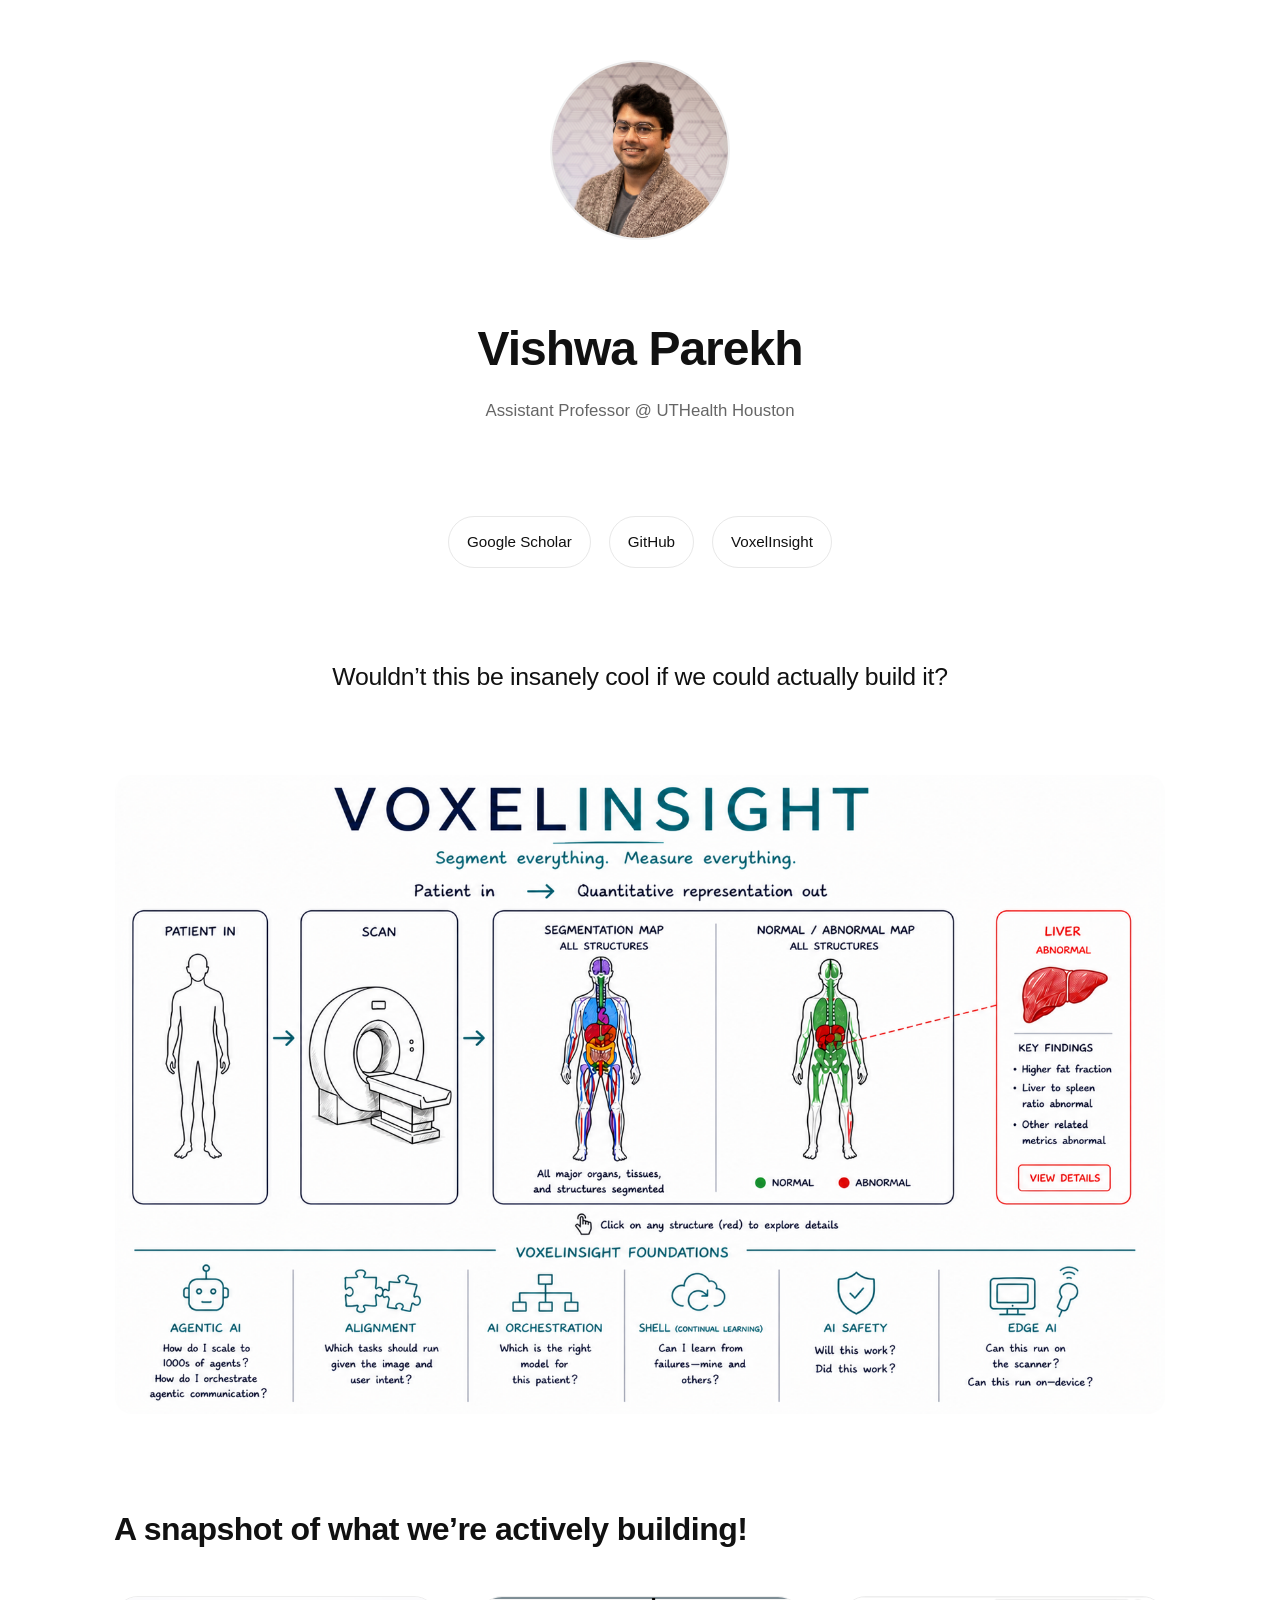
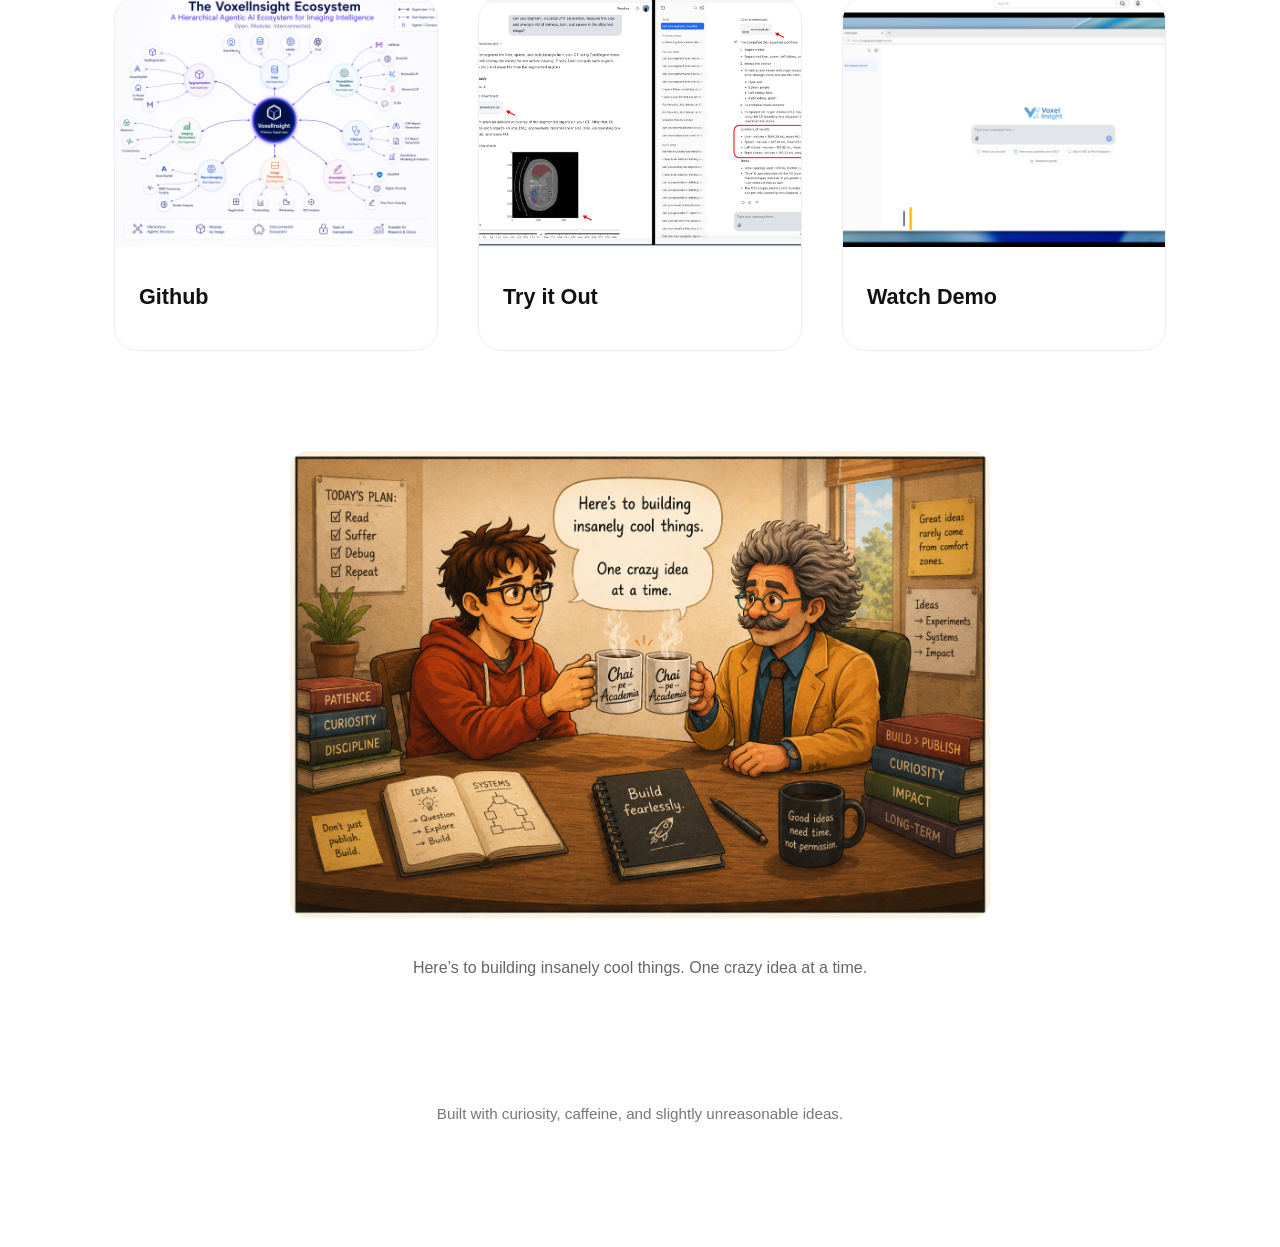
<file: index.html>
<!DOCTYPE html>
<html lang="en">
<head>
  <meta charset="UTF-8" />
  <meta name="viewport" content="width=device-width, initial-scale=1.0" />
  <title>Vishwa Parekh</title>

  <style>
    * {
      box-sizing: border-box;
    }

    body {
      margin: 0;
      padding: 0;
      font-family: -apple-system, BlinkMacSystemFont, "Segoe UI", sans-serif;
      background: #ffffff;
      color: #111111;
      line-height: 1.7;
    }

    .container {
      max-width: 1100px;
      margin: 0 auto;
      padding: 60px 24px 120px 24px;
    }

    .hero {
      display: flex;
      flex-direction: column;
      align-items: center;
      text-align: center;
      margin-bottom: 80px;
    }

    .profile-pic {
      width: 180px;
      height: 180px;
      border-radius: 50%;
      object-fit: cover;
      margin-bottom: 28px;
      border: 2px solid #f0f0f0;
    }

    h1 {
      font-size: 3rem;
      font-weight: 600;
      margin-bottom: 8px;
      letter-spacing: -1px;
    }

    .subtitle {
      color: #666;
      font-size: 1.05rem;
      margin-bottom: 40px;
    }

    .vision {
      font-size: 1.55rem;
      max-width: 800px;
      line-height: 1.5;
      font-weight: 500;
      letter-spacing: -0.3px;
    }

    .figure-section {
      margin-top: 70px;
      margin-bottom: 80px;
      text-align: center;
    }

    .main-figure {
      width: 100%;
      max-width: 1050px;
      border-radius: 18px;
    }

    .links {
      display: flex;
      flex-wrap: wrap;
      justify-content: center;
      gap: 18px;
      margin-top: 50px;
      margin-bottom: 90px;
    }

    .links a {
      text-decoration: none;
      color: #111;
      padding: 12px 18px;
      border: 1px solid #e8e8e8;
      border-radius: 999px;
      transition: all 0.2s ease;
      font-size: 0.95rem;
    }

    .links a:hover {
      background: #111;
      color: white;
      transform: translateY(-2px);
    }

    .projects {
      margin-bottom: 100px;
    }

    .section-title {
      font-size: 2rem;
      margin-bottom: 40px;
      font-weight: 600;
      letter-spacing: -0.5px;
    }

    .project-grid {
      display: grid;
      grid-template-columns: repeat(auto-fit, minmax(320px, 1fr));
      gap: 40px;
    }

    .project-card {
      text-decoration: none;
      color: inherit;
      border: 1px solid #eeeeee;
      border-radius: 24px;
      overflow: hidden;
      transition: all 0.25s ease;
      background: white;
    }

    .project-card:hover {
      transform: translateY(-5px);
      box-shadow: 0px 12px 30px rgba(0,0,0,0.08);
    }

    .project-image {
      width: 100%;
      height: 250px;
      object-fit: cover;
      background: #f6f6f6;
    }

    .project-content {
      padding: 24px;
    }

    .project-content h3 {
      margin-top: 0;
      margin-bottom: 10px;
      font-size: 1.35rem;
    }

    .project-content p {
      color: #555;
      margin: 0;
    }

    .creative {
      margin-bottom: 100px;
    }

    .creative-text {
      max-width: 800px;
      color: #444;
      margin-bottom: 40px;
      font-size: 1.05rem;
    }

    .youtube-embed {
      position: relative;
      width: 100%;
      max-width: 800px;
      padding-bottom: 45%;
      height: 0;
      overflow: hidden;
      border-radius: 20px;
      margin-top: 30px;
    }

    .youtube-embed iframe {
      position: absolute;
      top: 0;
      left: 0;
      width: 100%;
      height: 100%;
      border: 0;
      border-radius: 20px;
    }

    .comic-section {
      text-align: center;
      margin-top: 100px;
    }

    .comic-image {
      width: 100%;
      max-width: 700px;
      border-radius: 18px;
      opacity: 0.96;
    }

    .footer {
      margin-top: 120px;
      text-align: center;
      color: #777;
      font-size: 0.95rem;
    }

    @media (max-width: 768px) {
      h1 {
        font-size: 2.3rem;
      }

      .vision {
        font-size: 1.25rem;
      }

      .container {
        padding-top: 40px;
      }
    }
  </style>
</head>

<body>

  <div class="container">

    <section class="hero">
      <img src="Vishwa_Pic.JPG" alt="Vishwa Parekh" class="profile-pic">

      <h1>Vishwa Parekh</h1>

      <div class="subtitle">
        Assistant Professor @ UTHealth Houston       
      </div>
      <div class="links">
        <a href="https://scholar.google.com/citations?user=ZCJQ-ZMAAAAJ&hl=en">Google Scholar</a>
        <a href="https://github.com/BioIntelligence-Lab">GitHub</a>
        <a href="https://github.com/BioIntelligence-Lab/VoxelInsight">VoxelInsight</a>
      </div>

      <div class="vision">
        Wouldn’t this be insanely cool if we could actually build it?
      </div>
    </section>


    <section class="figure-section">
      <img src="VoxelInsight_Vision.png" alt="VoxelInsight" class="main-figure">
    </section>


    


    <section class="projects">
      <h2 class="section-title">A snapshot of what we’re actively building!</h2>

      <div class="project-grid">

        <a class="project-card" href="https://github.com/BioIntelligence-Lab/VoxelInsight">
          <img src="VoxelInsight_Architecture.png" class="project-image">

          <div class="project-content">
            <h3>Github</h3>
            
          </div>
        </a>

        

        <a class="project-card" href="https://imaging.bioinsight-ai.com">
          <img src="VoxelInsight_Demo_Pic.png" class="project-image">

          <div class="project-content">
            <h3>Try it Out</h3>
            
          </div>
        </a>

   

      <a class="project-card" href="https://www.youtube.com/watch?v=uMo_vyHP96U">
          <img src="Youtube_VoxelInsight.png" class="project-image">

          <div class="project-content">
            <h3>Watch Demo</h3>
            
          </div>
        </a>

      </div>

     
      
    </section>

   
    


    <section class="comic-section">
      <img src="CPA_Pic.png" alt="Chai pe Academia" class="comic-image">

      <div style="margin-top: 28px; color: #666; font-size: 1rem;">
        Here’s to building insanely cool things. One crazy idea at a time.
      </div>
    </section>


    <div class="footer">
      Built with curiosity, caffeine, and slightly unreasonable ideas.
    </div>

  </div>

</body>
</html>
</file>
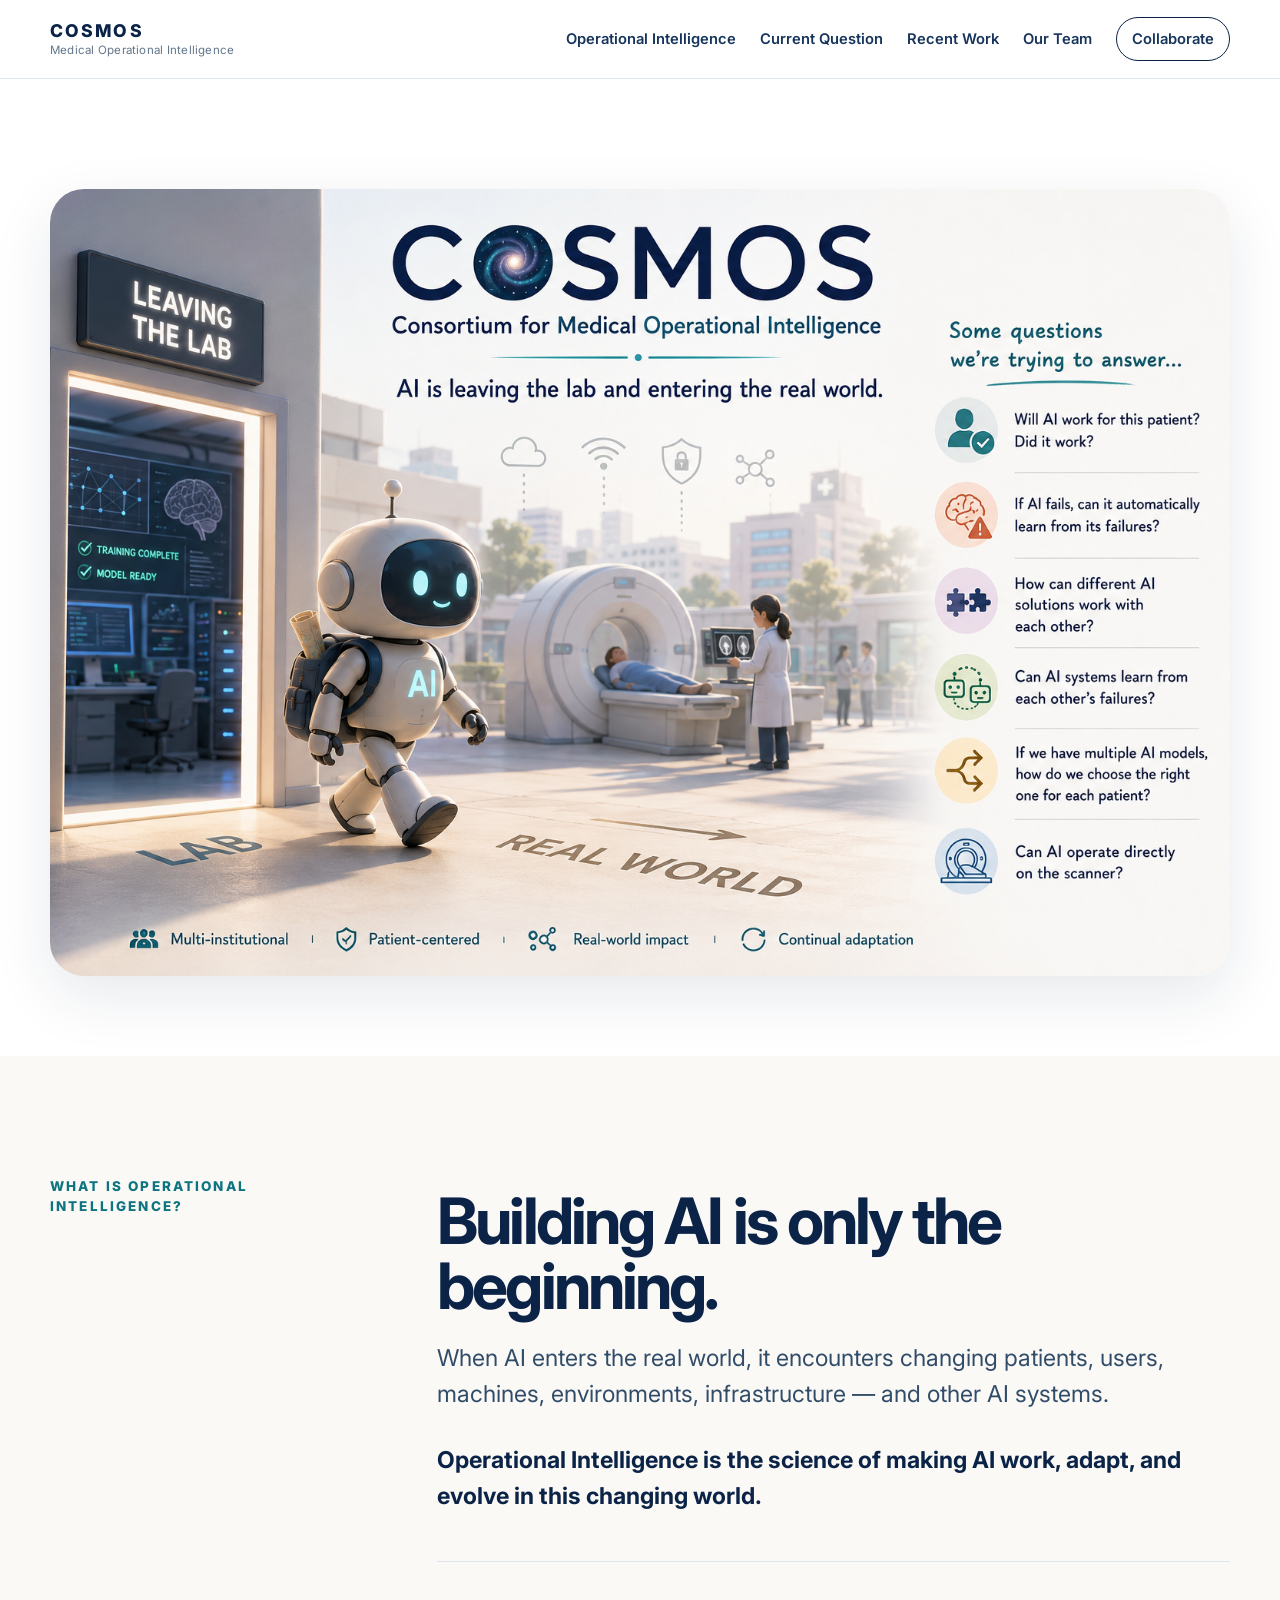
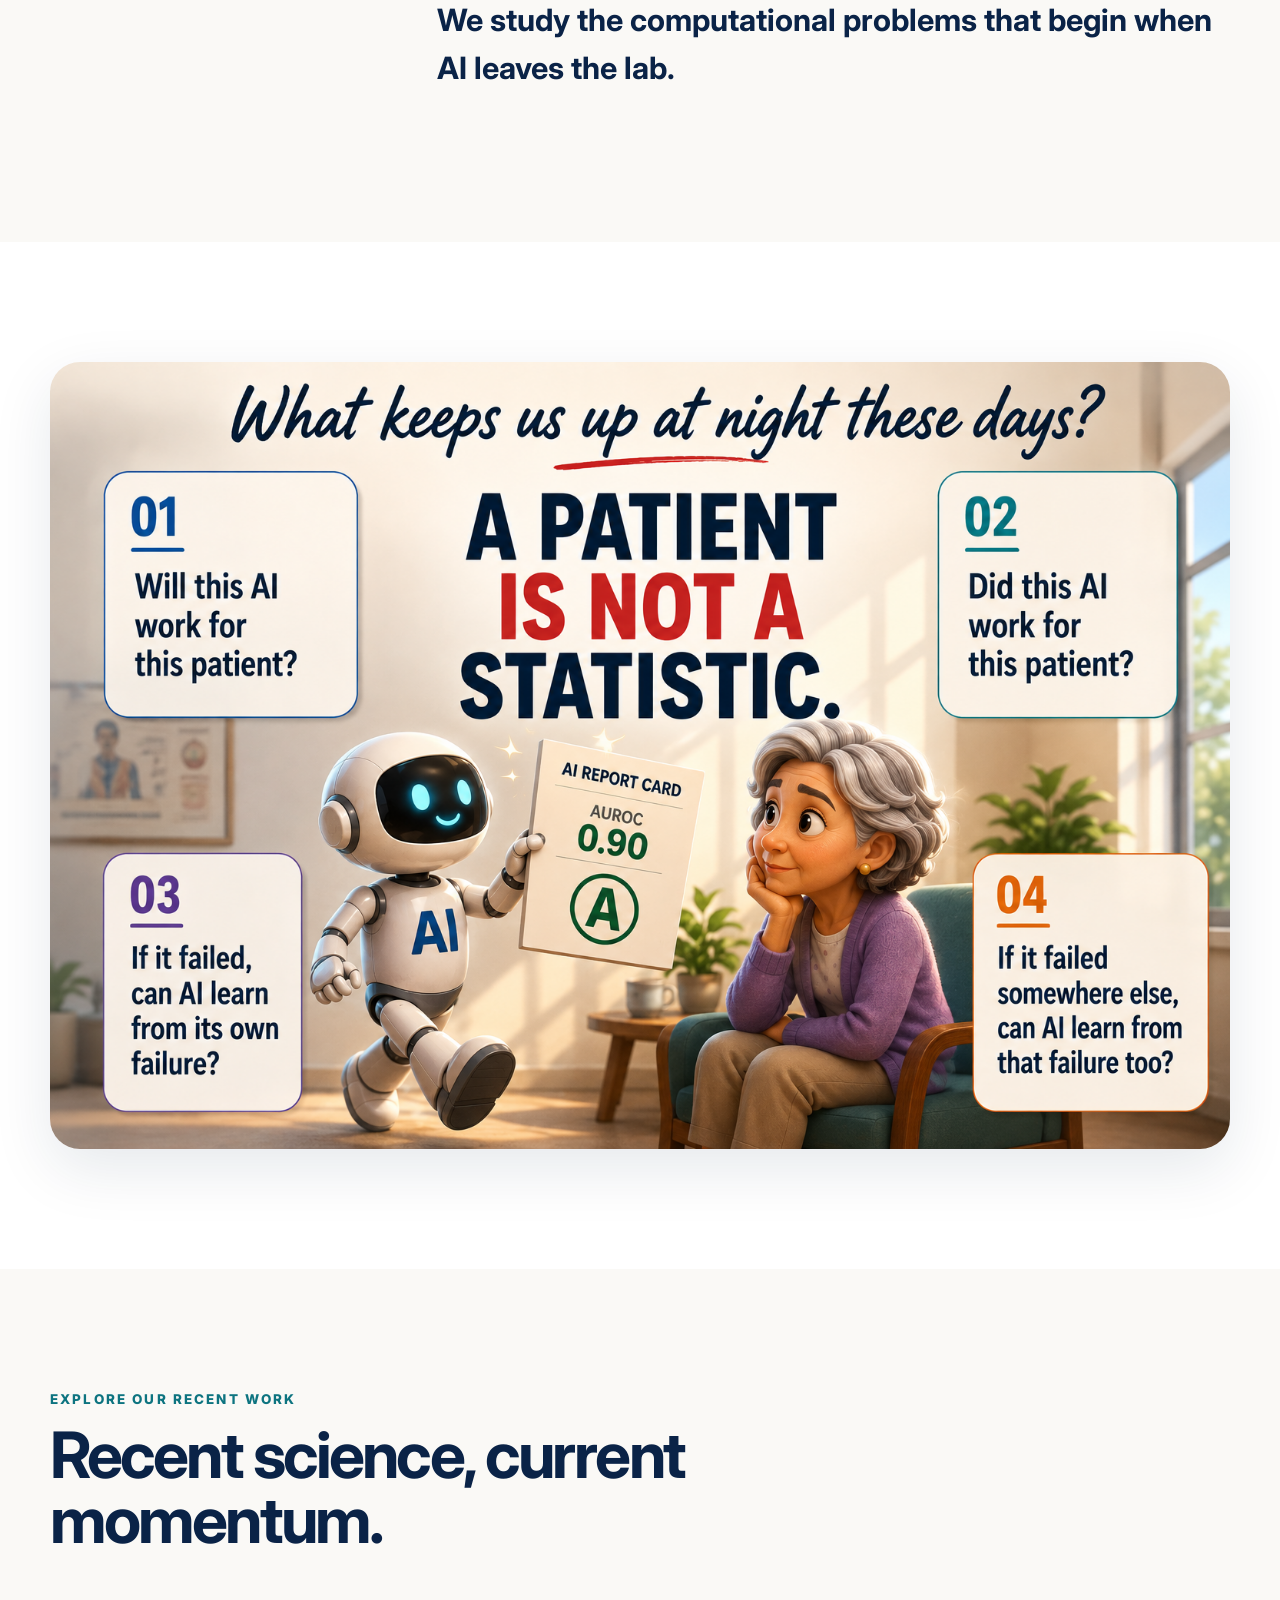
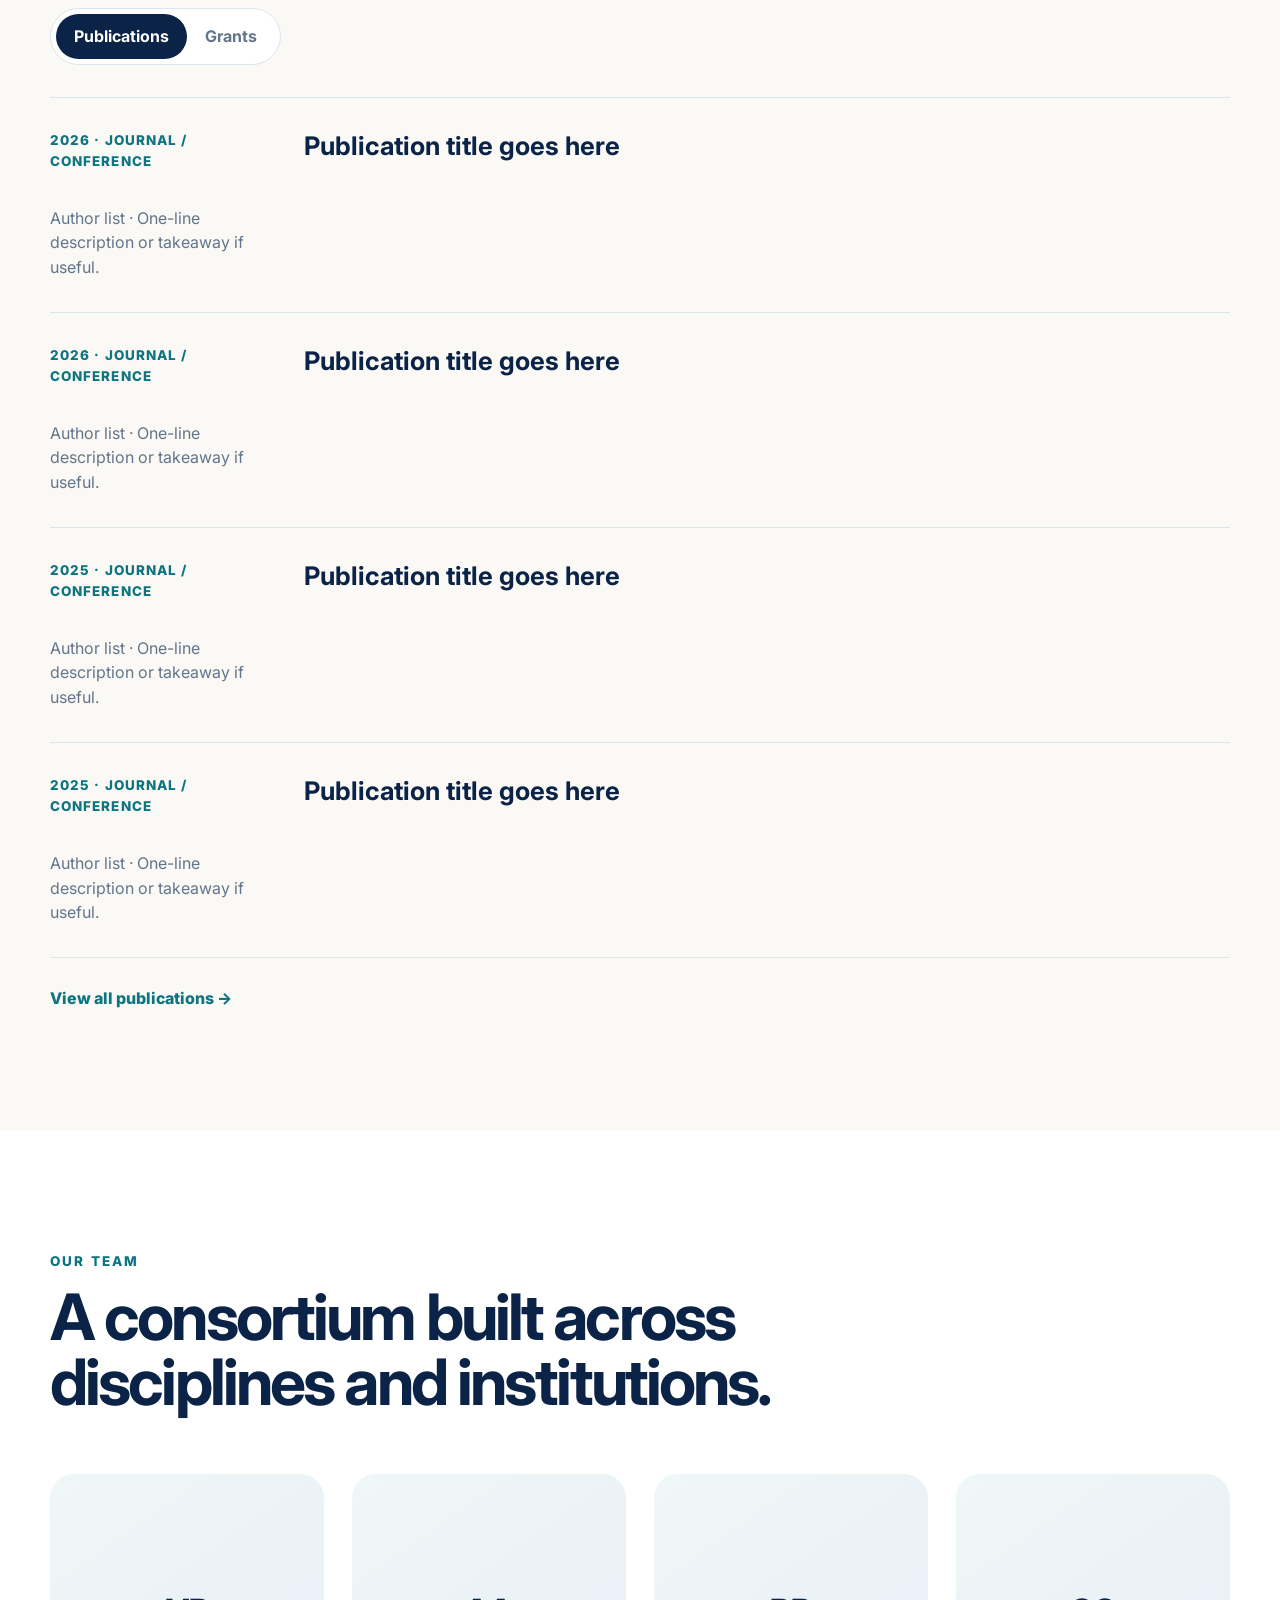
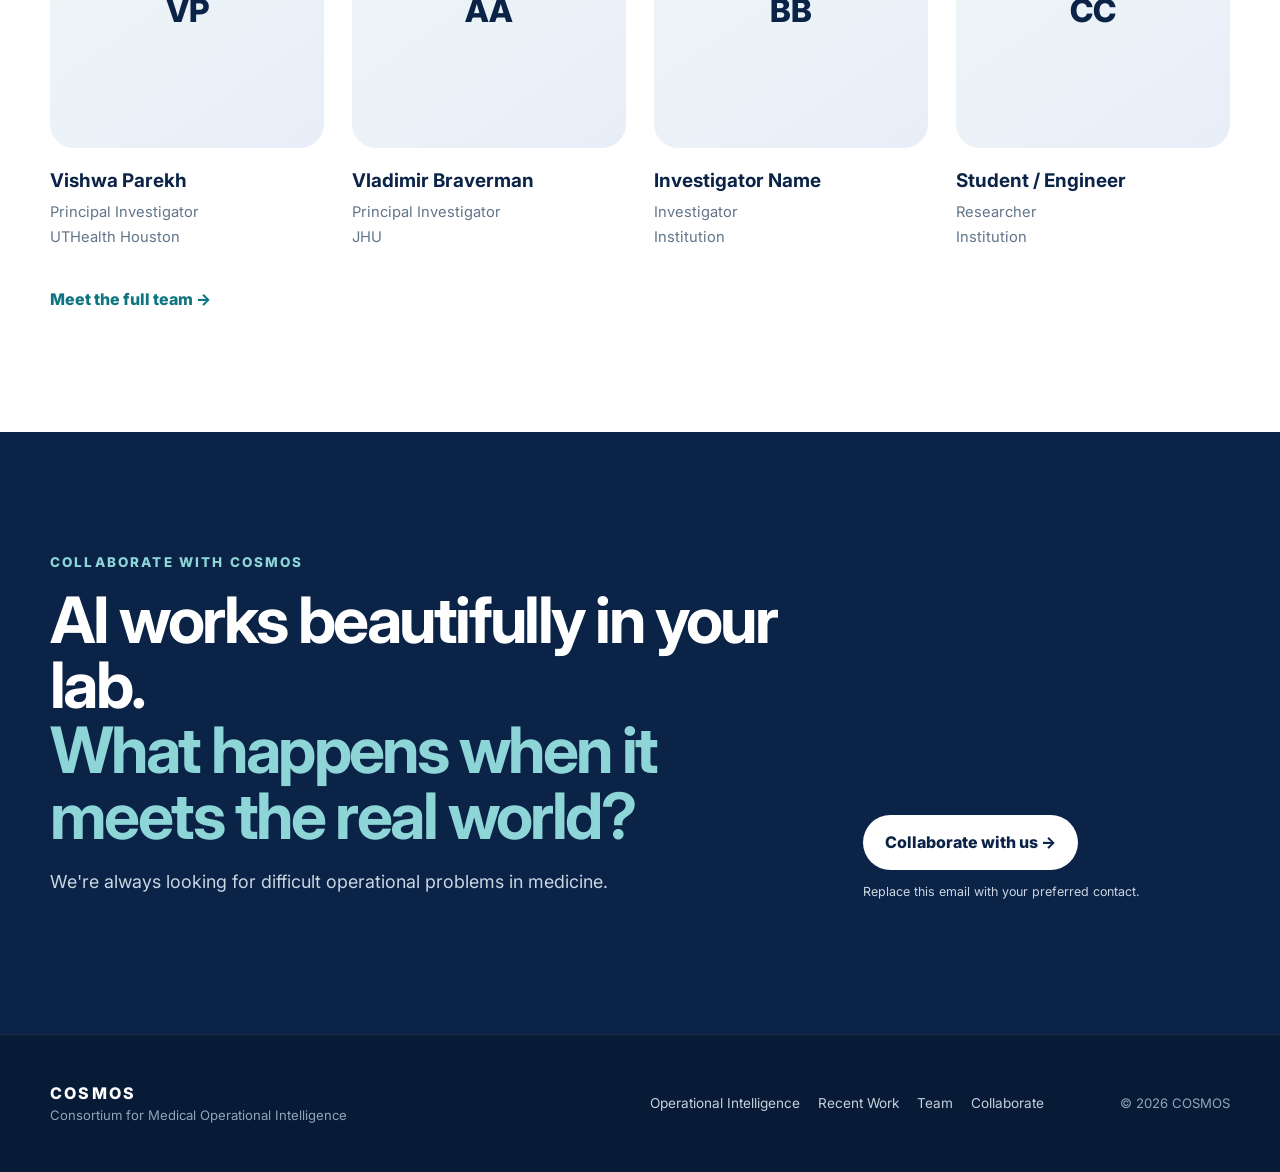
<file: COSMOS/index.html>
<!doctype html>
<html lang="en">
<head>
  <meta charset="utf-8" />
  <meta name="viewport" content="width=device-width, initial-scale=1" />
  <meta name="description" content="COSMOS — Consortium for Medical Operational Intelligence." />
  <title>COSMOS — Consortium for Medical Operational Intelligence</title>
  <link rel="preconnect" href="https://fonts.googleapis.com">
  <link rel="preconnect" href="https://fonts.gstatic.com" crossorigin>
  <link href="https://fonts.googleapis.com/css2?family=Inter:wght@400;500;600;700;800&family=DM+Serif+Display:ital@0;1&display=swap" rel="stylesheet">
  <link rel="stylesheet" href="styles.css" />
</head>
<body>
  <header class="site-header" id="top">
    <div class="nav-wrap shell">
      <a class="brand" href="#top" aria-label="COSMOS home">
        <span class="brand-mark">COSMOS</span>
        <span class="brand-sub">Medical Operational Intelligence</span>
      </a>

      <button class="nav-toggle" aria-expanded="false" aria-controls="site-nav" aria-label="Open navigation">
        <span></span><span></span><span></span>
      </button>

      <nav id="site-nav" class="site-nav" aria-label="Primary navigation">
        <a href="#operational-intelligence">Operational Intelligence</a>
        <a href="#current-question">Current Question</a>
        <a href="#recent-work">Recent Work</a>
        <a href="#team">Our Team</a>
        <a class="nav-cta" href="#collaborate">Collaborate</a>
      </nav>
    </div>
  </header>

  <main>
    <!-- 1. HERO -->
    <section class="hero section-shell">
      <!--
      <div class="hero-copy shell-narrow reveal">
        <div class="eyebrow">Consortium for Medical Operational Intelligence</div>
        <h1>COSMOS</h1>
        <p class="hero-line">AI is leaving the lab and entering the real world.</p>
      </div>
      -->
      <div class="hero-media shell reveal delay-1">
        <img src="assets/cosmos-hero.png" alt="AI leaving the laboratory and entering a real clinical environment." />
      </div>
    </section>

    <!-- 2. WHAT IS OPERATIONAL INTELLIGENCE? -->
    <section id="operational-intelligence" class="section section-oi">
      <div class="shell split">
        <div class="section-kicker reveal">What is Operational Intelligence?</div>
        <div class="oi-copy reveal delay-1">
          <h2>Building AI is only the beginning.</h2>
          <p>
            When AI enters the real world, it encounters changing patients, users,
            machines, environments, infrastructure — and other AI systems.
          </p>
          <p class="definition">
            <strong>Operational Intelligence is the science of making AI work, adapt,
            and evolve in this changing world.</strong>
          </p>
          <p class="statement">We study the computational problems that begin when AI leaves the lab.</p>
        </div>
      </div>
    </section>

    <!-- 3. CURRENT QUESTION -->
    <section id="current-question" class="section section-current">
      <div class="shell">
        <!--
        <div class="section-head centered reveal">
          <div class="section-kicker">What keeps us up at night these days?</div>
          <h2>What happens when AI fails?</h2>
          <p>One problem at a time. One question we cannot stop thinking about.</p>
        </div>
        -->

        <div class="current-media reveal delay-1">
          <img src="assets/current-question.png" alt="A patient is not a statistic: four current questions about AI failure, safety, and learning." />
        </div>
      </div>
    </section>

    <!-- 4. RECENT WORK -->
    <section id="recent-work" class="section section-work">
      <div class="shell">
        <div class="section-head reveal">
          <div class="section-kicker">Explore our recent work</div>
          <h2>Recent science, current momentum.</h2>
        </div>

        <div class="work-switcher reveal delay-1" role="tablist" aria-label="Recent work categories">
          <button class="work-tab is-active" data-tab="publications" role="tab" aria-selected="true">Publications</button>
          <button class="work-tab" data-tab="grants" role="tab" aria-selected="false">Grants</button>
        </div>

        <div class="work-panels reveal delay-2">
          <div class="work-panel is-active" id="publications-panel" data-panel="publications" role="tabpanel">
            <article class="work-item">
              <div class="work-meta">2026 · Journal / Conference</div>
              <h3><a href="#">Publication title goes here</a></h3>
              <p>Author list · One-line description or takeaway if useful.</p>
            </article>
            <article class="work-item">
              <div class="work-meta">2026 · Journal / Conference</div>
              <h3><a href="#">Publication title goes here</a></h3>
              <p>Author list · One-line description or takeaway if useful.</p>
            </article>
            <article class="work-item">
              <div class="work-meta">2025 · Journal / Conference</div>
              <h3><a href="#">Publication title goes here</a></h3>
              <p>Author list · One-line description or takeaway if useful.</p>
            </article>
            <article class="work-item">
              <div class="work-meta">2025 · Journal / Conference</div>
              <h3><a href="#">Publication title goes here</a></h3>
              <p>Author list · One-line description or takeaway if useful.</p>
            </article>
            <div class="work-footer"><a class="text-link" href="#">View all publications →</a></div>
          </div>

          <div class="work-panel" id="grants-panel" data-panel="grants" role="tabpanel" hidden>
            <article class="work-item">
              <div class="work-meta">2026 · Funding agency</div>
              <h3><a href="#">Funded project title goes here</a></h3>
              <p>Role · Collaborating institutions · Short description.</p>
            </article>
            <article class="work-item">
              <div class="work-meta">2025 · Funding agency</div>
              <h3><a href="#">Funded project title goes here</a></h3>
              <p>Role · Collaborating institutions · Short description.</p>
            </article>
            <article class="work-item">
              <div class="work-meta">2025 · Funding agency</div>
              <h3><a href="#">Funded project title goes here</a></h3>
              <p>Role · Collaborating institutions · Short description.</p>
            </article>
            <div class="work-footer"><a class="text-link" href="#">View all funded projects →</a></div>
          </div>
        </div>
      </div>
    </section>

    <!-- 5. OUR TEAM -->
    <section id="team" class="section section-team">
      <div class="shell">
        <div class="section-head reveal">
          <div class="section-kicker">Our Team</div>
          <h2>A consortium built across disciplines and institutions.</h2>
        </div>

        <div class="team-grid reveal delay-1">
          <article class="person-card">
            <div class="avatar placeholder-avatar">VP</div>
            <h3>Vishwa Parekh</h3>
            <p class="role">Principal Investigator</p>
            <p class="institution">UTHealth Houston</p>
          </article>
          <article class="person-card">
            <div class="avatar placeholder-avatar">AA</div>
            <h3>Vladimir Braverman</h3>
            <p class="role">Principal Investigator</p>
            <p class="institution">JHU</p>
          </article>
          <article class="person-card">
            <div class="avatar placeholder-avatar">BB</div>
            <h3>Investigator Name</h3>
            <p class="role">Investigator</p>
            <p class="institution">Institution</p>
          </article>
          <article class="person-card">
            <div class="avatar placeholder-avatar">CC</div>
            <h3>Student / Engineer</h3>
            <p class="role">Researcher</p>
            <p class="institution">Institution</p>
          </article>
        </div>

        <div class="team-footer reveal delay-2">
          <a class="text-link" href="#">Meet the full team →</a>
        </div>
      </div>
    </section>

    <!-- 6. COLLABORATE -->
    <section id="collaborate" class="section section-collaborate">
      <div class="shell collaborate-wrap reveal">
        <div>
          <div class="section-kicker light">Collaborate with COSMOS</div>
          <h2>AI works beautifully in your lab.<br><span>What happens when it meets the real world?</span></h2>
          <p>We're always looking for difficult operational problems in medicine.</p>
        </div>
        <div class="collaborate-actions">
          <a class="button button-light" href="mailto:your-email@institution.edu">Collaborate with us →</a>
          <p class="small-note">Replace this email with your preferred contact.</p>
        </div>
      </div>
    </section>
  </main>

  <footer class="site-footer">
    <div class="shell footer-wrap">
      <div>
        <div class="footer-brand">COSMOS</div>
        <div class="footer-sub">Consortium for Medical Operational Intelligence</div>
      </div>
      <div class="footer-links">
        <a href="#operational-intelligence">Operational Intelligence</a>
        <a href="#recent-work">Recent Work</a>
        <a href="#team">Team</a>
        <a href="#collaborate">Collaborate</a>
      </div>
      <div class="copyright">© <span id="year"></span> COSMOS</div>
    </div>
  </footer>

  <script src="script.js"></script>
</body>
</html>
</file>
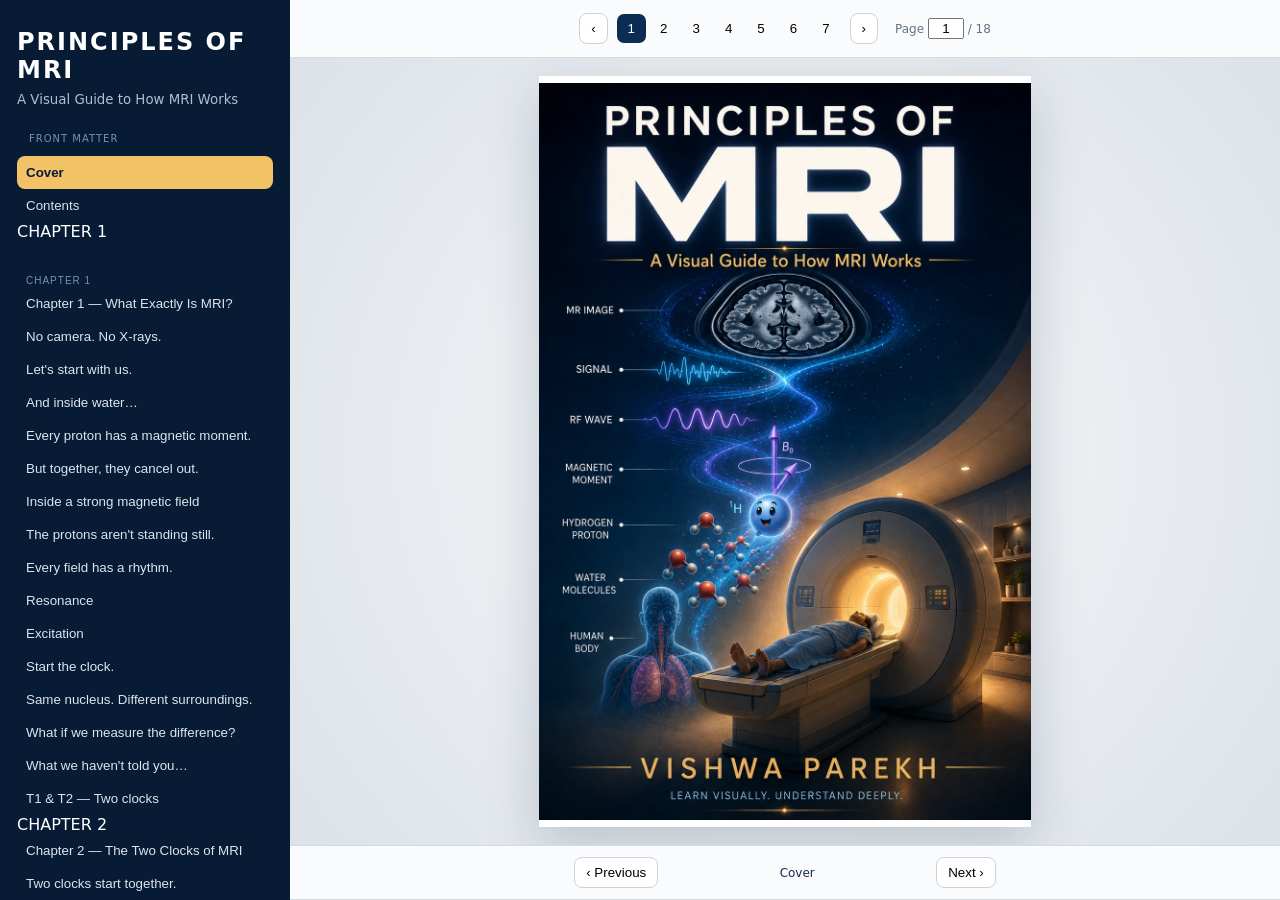
<file: Books/MRI/index.html>
<!doctype html><html><head><meta charset="utf-8"><meta name="viewport" content="width=device-width,initial-scale=1"><title>Principles of MRI</title><link rel="stylesheet" href="style.css"></head><body><button id="menu">☰ Contents</button><aside><h2>PRINCIPLES OF MRI</h2><small>A Visual Guide to How MRI Works</small><nav id="toc"></nav></aside><main><header><button id="pt">‹</button><div id="nums"></div><button id="nt">›</button><label>Page <input id="jump"> / 18</label></header><section><div id="sheet"><img id="page"></div></section><footer><button id="prev">‹ Previous</button><span id="cap"></span><button id="next">Next ›</button></footer></main><script src="app.js"></script></body></html>
</file>
<file: COSMOS/styles.css>
:root {
  --ink: #0a2347;
  --ink-2: #17345c;
  --teal: #0d7480;
  --teal-light: #eaf6f5;
  --orange: #d98c3d;
  --red: #d4322f;
  --paper: #ffffff;
  --paper-warm: #faf9f6;
  --line: #dce5ec;
  --muted: #62758a;
  --shadow: 0 20px 60px rgba(10, 35, 71, 0.10);
  --radius: 28px;
  --shell: 1180px;
}

* { box-sizing: border-box; }
html { scroll-behavior: smooth; }
body {
  margin: 0;
  font-family: "Inter", system-ui, -apple-system, BlinkMacSystemFont, "Segoe UI", sans-serif;
  color: var(--ink);
  background: var(--paper);
  line-height: 1.55;
  -webkit-font-smoothing: antialiased;
}
img { max-width: 100%; display: block; }
a { color: inherit; text-decoration: none; }
button { font: inherit; }

.shell { width: min(calc(100% - 40px), var(--shell)); margin-inline: auto; }
.shell-narrow { width: min(calc(100% - 40px), 900px); margin-inline: auto; }
.section { padding: 120px 0; }
.section-shell { padding: 110px 0 80px; }

/* Header */
.site-header {
  position: sticky;
  top: 0;
  z-index: 50;
  background: rgba(255,255,255,.88);
  border-bottom: 1px solid rgba(220,229,236,.8);
  backdrop-filter: blur(18px);
}
.nav-wrap { min-height: 78px; display: flex; align-items: center; justify-content: space-between; gap: 24px; }
.brand { display: flex; flex-direction: column; line-height: 1; gap: 5px; }
.brand-mark { font-weight: 800; letter-spacing: .12em; font-size: 1.1rem; }
.brand-sub { font-size: .72rem; color: var(--muted); letter-spacing: .02em; }
.site-nav { display: flex; align-items: center; gap: 24px; font-size: .92rem; font-weight: 600; }
.site-nav a { color: var(--ink-2); transition: color .2s ease; }
.site-nav a:hover { color: var(--teal); }
.nav-cta { border: 1px solid var(--ink); padding: 10px 15px; border-radius: 999px; }
.nav-toggle { display: none; background: none; border: 0; padding: 8px; }
.nav-toggle span { display: block; width: 24px; height: 2px; background: var(--ink); margin: 5px 0; }

/* Hero */
.hero-copy { text-align: center; margin-bottom: 40px; }
.eyebrow, .section-kicker { color: var(--teal); font-size: .84rem; font-weight: 800; text-transform: uppercase; letter-spacing: .16em; }
.hero h1 {
  font-size: clamp(4.6rem, 12vw, 9rem);
  letter-spacing: .13em;
  line-height: .85;
  margin: 18px 0 30px;
  color: var(--ink);
}
.hero-line { font-size: clamp(1.35rem, 2.8vw, 2.2rem); margin: 0; font-weight: 600; }
.hero-media img { width: 100%; border-radius: 34px; box-shadow: var(--shadow); }

/* Generic section headings */
.section-head { max-width: 760px; margin-bottom: 56px; }
.section-head.centered { margin-inline: auto; text-align: center; }
.section-head h2, .oi-copy h2 {
  font-size: clamp(2.4rem, 5vw, 4.6rem);
  line-height: 1.02;
  letter-spacing: -.045em;
  margin: 12px 0 20px;
}
.section-head p { color: var(--muted); font-size: 1.1rem; }

/* OI */
.section-oi { background: var(--paper-warm); }
.split { display: grid; grid-template-columns: .8fr 2fr; gap: 70px; align-items: start; }
.oi-copy { max-width: 830px; }
.oi-copy p { font-size: clamp(1.18rem, 2vw, 1.45rem); color: #314c68; }
.oi-copy .definition { color: var(--ink); margin-top: 30px; }
.statement {
  margin-top: 46px !important;
  padding-top: 34px;
  border-top: 1px solid var(--line);
  font-size: clamp(1.45rem, 2.4vw, 2rem) !important;
  font-weight: 700;
  color: var(--ink) !important;
}

/* Current question */
.section-current { background: #fff; }
.current-media img { border-radius: 30px; box-shadow: var(--shadow); }

/* Work */
.section-work { background: var(--paper-warm); }
.work-switcher { display: inline-flex; padding: 5px; border: 1px solid var(--line); border-radius: 999px; margin-bottom: 32px; background: #fff; }
.work-tab { border: 0; background: transparent; color: var(--muted); padding: 10px 18px; border-radius: 999px; cursor: pointer; font-weight: 700; }
.work-tab.is-active { background: var(--ink); color: white; }
.work-panel { border-top: 1px solid var(--line); }
.work-item { display: grid; grid-template-columns: 220px 1fr; gap: 34px; padding: 32px 0; border-bottom: 1px solid var(--line); }
.work-meta { color: var(--teal); font-size: .84rem; font-weight: 800; text-transform: uppercase; letter-spacing: .08em; }
.work-item h3 { margin: 0 0 8px; font-size: clamp(1.25rem, 2vw, 1.7rem); line-height: 1.25; }
.work-item h3 a:hover { color: var(--teal); }
.work-item p { margin: 0; color: var(--muted); }
.work-footer { padding-top: 28px; }
.text-link { display: inline-block; font-weight: 800; color: var(--teal); }
.text-link:hover { transform: translateX(3px); }

/* Team */
.team-grid { display: grid; grid-template-columns: repeat(4, 1fr); gap: 28px; }
.person-card { padding-top: 4px; }
.avatar { aspect-ratio: 1 / 1; border-radius: 24px; margin-bottom: 18px; overflow: hidden; }
.placeholder-avatar { display: grid; place-items: center; background: linear-gradient(145deg, #eff7f7, #e8eef8); color: var(--ink); font-weight: 800; font-size: 2rem; }
.person-card h3 { margin: 0 0 5px; font-size: 1.18rem; }
.role, .institution { margin: 0; color: var(--muted); font-size: .92rem; }
.institution { margin-top: 3px; }
.team-footer { margin-top: 38px; }

/* Collaborate */
.section-collaborate { background: var(--ink); color: white; }
.collaborate-wrap { display: grid; grid-template-columns: 1.6fr .8fr; gap: 80px; align-items: end; }
.section-kicker.light { color: #8ed5d7; }
.collaborate-wrap h2 { font-size: clamp(2.5rem, 5vw, 4.8rem); line-height: 1.02; letter-spacing: -.04em; margin: 14px 0 20px; }
.collaborate-wrap h2 span { color: #8ed5d7; }
.collaborate-wrap p { color: #cad7e2; font-size: 1.12rem; }
.button { display: inline-flex; align-items: center; justify-content: center; border-radius: 999px; font-weight: 800; padding: 15px 22px; transition: transform .2s ease; }
.button:hover { transform: translateY(-2px); }
.button-light { background: white; color: var(--ink); }
.small-note { font-size: .78rem !important; margin-top: 12px; }

/* Footer */
.site-footer { padding: 46px 0; background: #071a36; color: white; border-top: 1px solid rgba(255,255,255,.08); }
.footer-wrap { display: grid; grid-template-columns: 1.3fr 1fr auto; gap: 40px; align-items: center; }
.footer-brand { font-weight: 800; letter-spacing: .14em; }
.footer-sub, .copyright { color: #91a5b9; font-size: .82rem; }
.footer-links { display: flex; gap: 18px; color: #c4d1dd; font-size: .85rem; }

/* Reveal */
.reveal { opacity: 0; transform: translateY(16px); transition: opacity .7s ease, transform .7s ease; }
.reveal.is-visible { opacity: 1; transform: translateY(0); }
.delay-1 { transition-delay: .08s; }
.delay-2 { transition-delay: .16s; }

@media (prefers-reduced-motion: reduce) {
  html { scroll-behavior: auto; }
  .reveal { opacity: 1; transform: none; transition: none; }
  .button:hover, .text-link:hover { transform: none; }
}

@media (max-width: 900px) {
  .section { padding: 88px 0; }
  .section-shell { padding-top: 80px; }
  .site-nav { position: absolute; inset: 78px 20px auto 20px; flex-direction: column; align-items: stretch; gap: 0; padding: 14px; background: white; border: 1px solid var(--line); border-radius: 18px; box-shadow: var(--shadow); display: none; }
  .site-nav.is-open { display: flex; }
  .site-nav a { padding: 13px 10px; }
  .nav-toggle { display: block; }
  .brand-sub { display: none; }
  .split, .collaborate-wrap { grid-template-columns: 1fr; gap: 34px; }
  .team-grid { grid-template-columns: repeat(2, 1fr); }
  .work-item { grid-template-columns: 1fr; gap: 8px; }
  .footer-wrap { grid-template-columns: 1fr; }
  .footer-links { flex-wrap: wrap; }
}

@media (max-width: 560px) {
  .shell, .shell-narrow { width: min(calc(100% - 28px), var(--shell)); }
  .hero h1 { font-size: 4rem; }
  .hero-media img, .current-media img { border-radius: 18px; }
  .team-grid { grid-template-columns: 1fr; }
  .work-switcher { width: 100%; }
  .work-tab { flex: 1; }
}
</file>
<file: Books/MRI/style.css>
*{
    box-sizing:border-box;
}

body{
    margin:0;
    height:100vh;
    display:grid;
    grid-template-columns:290px 1fr;
    overflow:hidden;
    font-family:system-ui;
    color:#142b4b;
    background:#e7ebef;
}

aside{
    background:#071b34;
    color:white;
    padding:28px 17px;
    overflow:auto;
}

aside h2{
    letter-spacing:2px;
    margin:0 0 5px;
}

aside small{
    color:#afbed0;
}

nav{
    margin-top:25px;
}

nav:before{
    content:"FRONT MATTER";
    display:block;
    color:#7891ae;
    font-size:10px;
    letter-spacing:1px;
    margin:12px;
}

nav button{
    display:block;
    width:100%;
    border:0;
    background:none;
    color:#dbe5ef;
    text-align:left;
    padding:9px;
    border-radius:8px;
}

nav button:nth-of-type(3){
    margin-top:25px;
}

nav button:nth-of-type(3):before{
    content:"CHAPTER 1";
    display:block;
    color:#7891ae;
    font-size:10px;
    letter-spacing:1px;
    margin-bottom:10px;
}

nav button.active{
    background:#f2c266;
    color:#071b34;
    font-weight:700;
}

main{
    display:grid;
    grid-template-rows:58px 1fr 55px;
    min-width:0;
    min-height:0;
}

header,
footer{
    background:#fafbfc;
    display:flex;
    align-items:center;
    justify-content:center;
    gap:9px;
    border-bottom:1px solid #d5dbe2;
}

footer{
    border-top:1px solid #d5dbe2;
}

button{
    cursor:pointer;
}

header button,
footer button{
    background:white;
    border:1px solid #cbd3dd;
    border-radius:8px;
    padding:7px 11px;
}

#nums{
    display:flex;
    gap:3px;
}

#nums button{
    border:0;
    background:none;
    border-radius:7px;
    min-width:29px;
}

#nums .active{
    background:#0b2d54;
    color:white;
}

header label{
    font-size:12px;
    color:#657386;
    margin-left:8px;
}

#jump{
    width:36px;
    text-align:center;
}

section{
    min-width:0;
    min-height:0;
    display:flex;
    justify-content:center;
    align-items:center;
    padding:18px;
    background:radial-gradient(circle,#f8f9fa,#dce2e8);
    perspective:1500px;
    overflow:hidden;
}

#sheet{
    width:auto;
    height:auto;
    max-width:100%;
    max-height:100%;
    aspect-ratio:1005/1536;
    background:white;
    box-shadow:0 18px 50px #18304b35;
    transition:.32s;
    transform-origin:left center;
    display:flex;
    align-items:center;
    justify-content:center;
}

#sheet img{
    display:block;
    width:auto;
    height:auto;
    max-width:100%;
    max-height:100%;
    object-fit:contain;
}

.forward{
    transform:rotateY(-9deg) translateX(-10px);
    opacity:.35;
}

.back{
    transform:rotateY(9deg) translateX(10px);
    opacity:.35;
}

#cap{
    min-width:260px;
    text-align:center;
    font-size:12px;
}

#menu{
    display:none;
}

@media(min-width:761px){
    #sheet{
        height:100%;
        width:auto;
    }
}

@media(max-width:760px){

    body{
        display:block;
    }

    main{
        height:100dvh;
    }

    aside{
        position:fixed;
        z-index:8;
        width:285px;
        height:100%;
        left:-290px;
        transition:.25s;
        padding-top:60px;
    }

    aside.open{
        left:0;
    }

    #menu{
        display:block;
        position:fixed;
        z-index:10;
        top:10px;
        left:10px;
        background:#071b34;
        color:white;
        border:0;
        border-radius:8px;
        padding:8px;
    }

    header{
        padding-left:100px;
        justify-content:flex-start;
    }

    #nums{
        display:none;
    }

    header label{
        margin-left:auto;
        margin-right:8px;
    }

    section{
        padding:8px;
    }

    #sheet{
        width:auto;
        height:auto;
        max-width:100%;
        max-height:100%;
    }

    #sheet img{
        width:auto;
        height:auto;
        max-width:100%;
        max-height:100%;
    }

    #cap{
        min-width:0;
        flex:1;
    }
}
</file>
